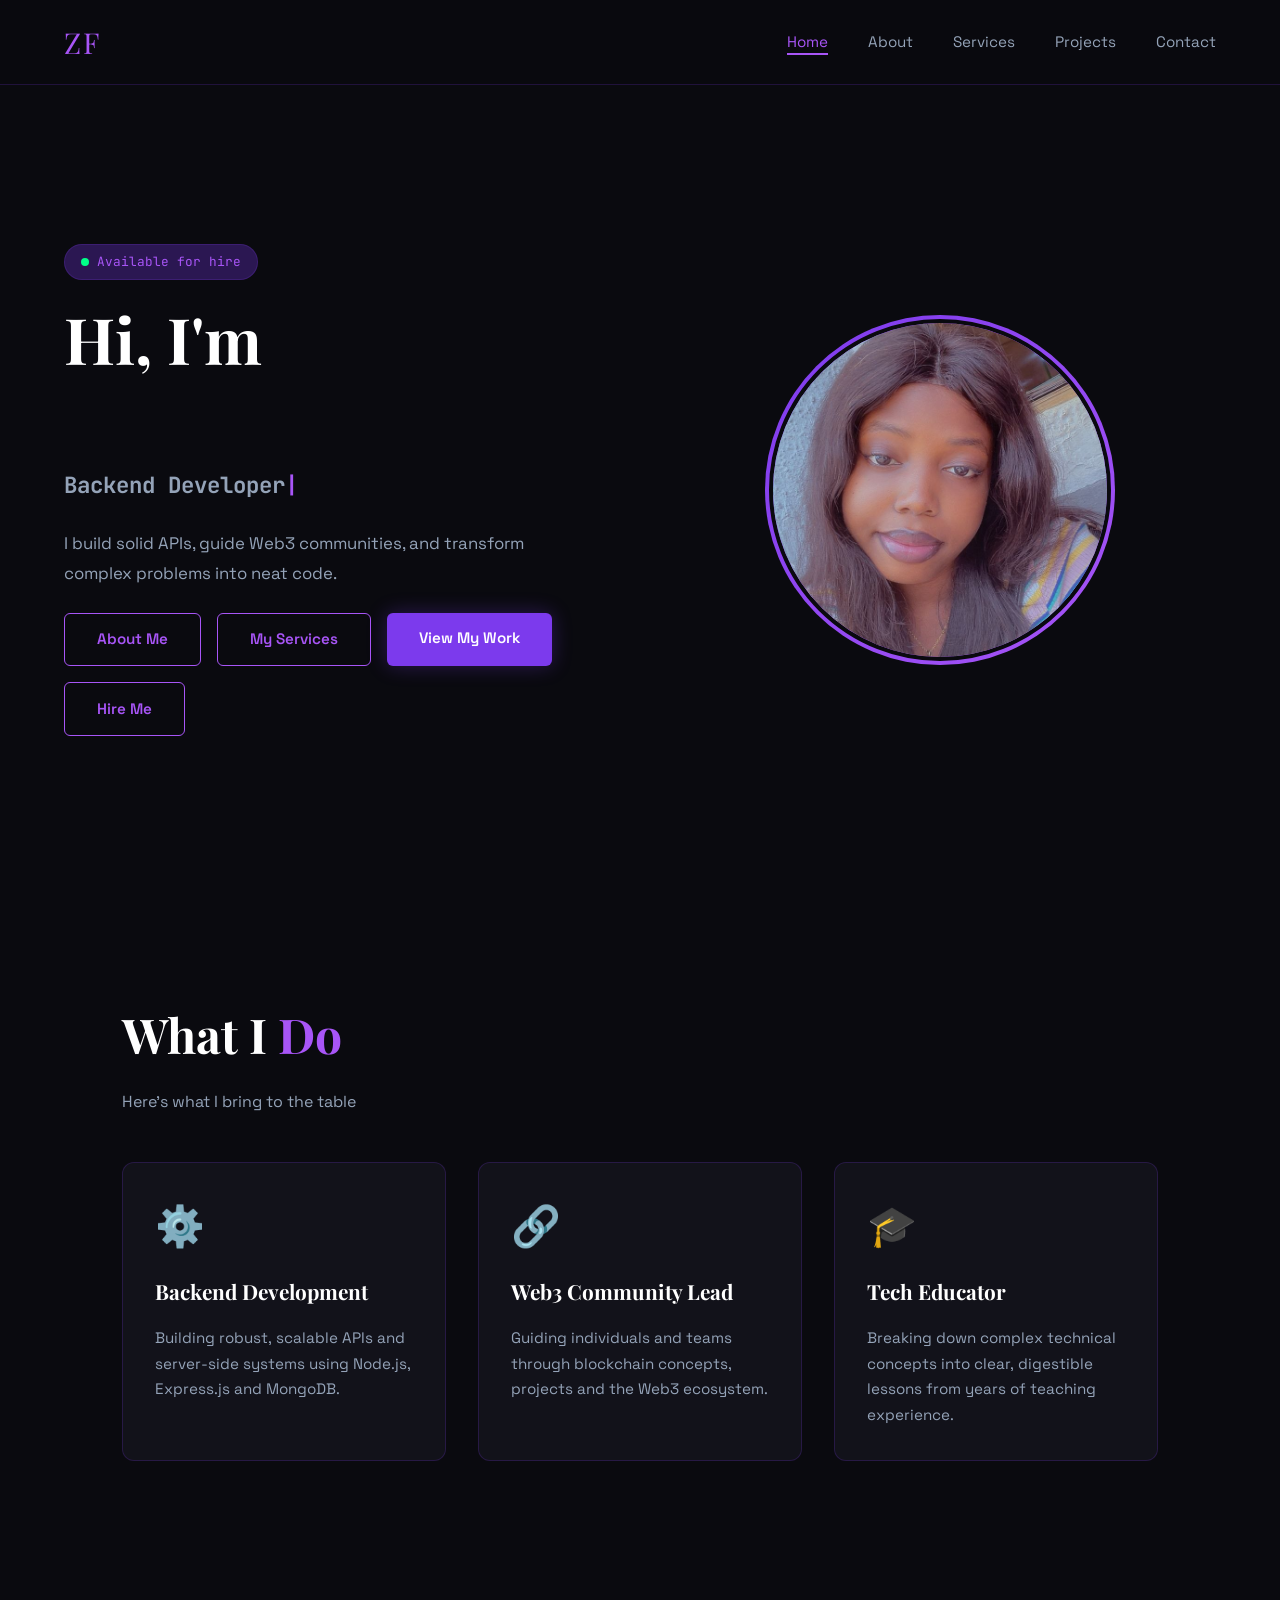
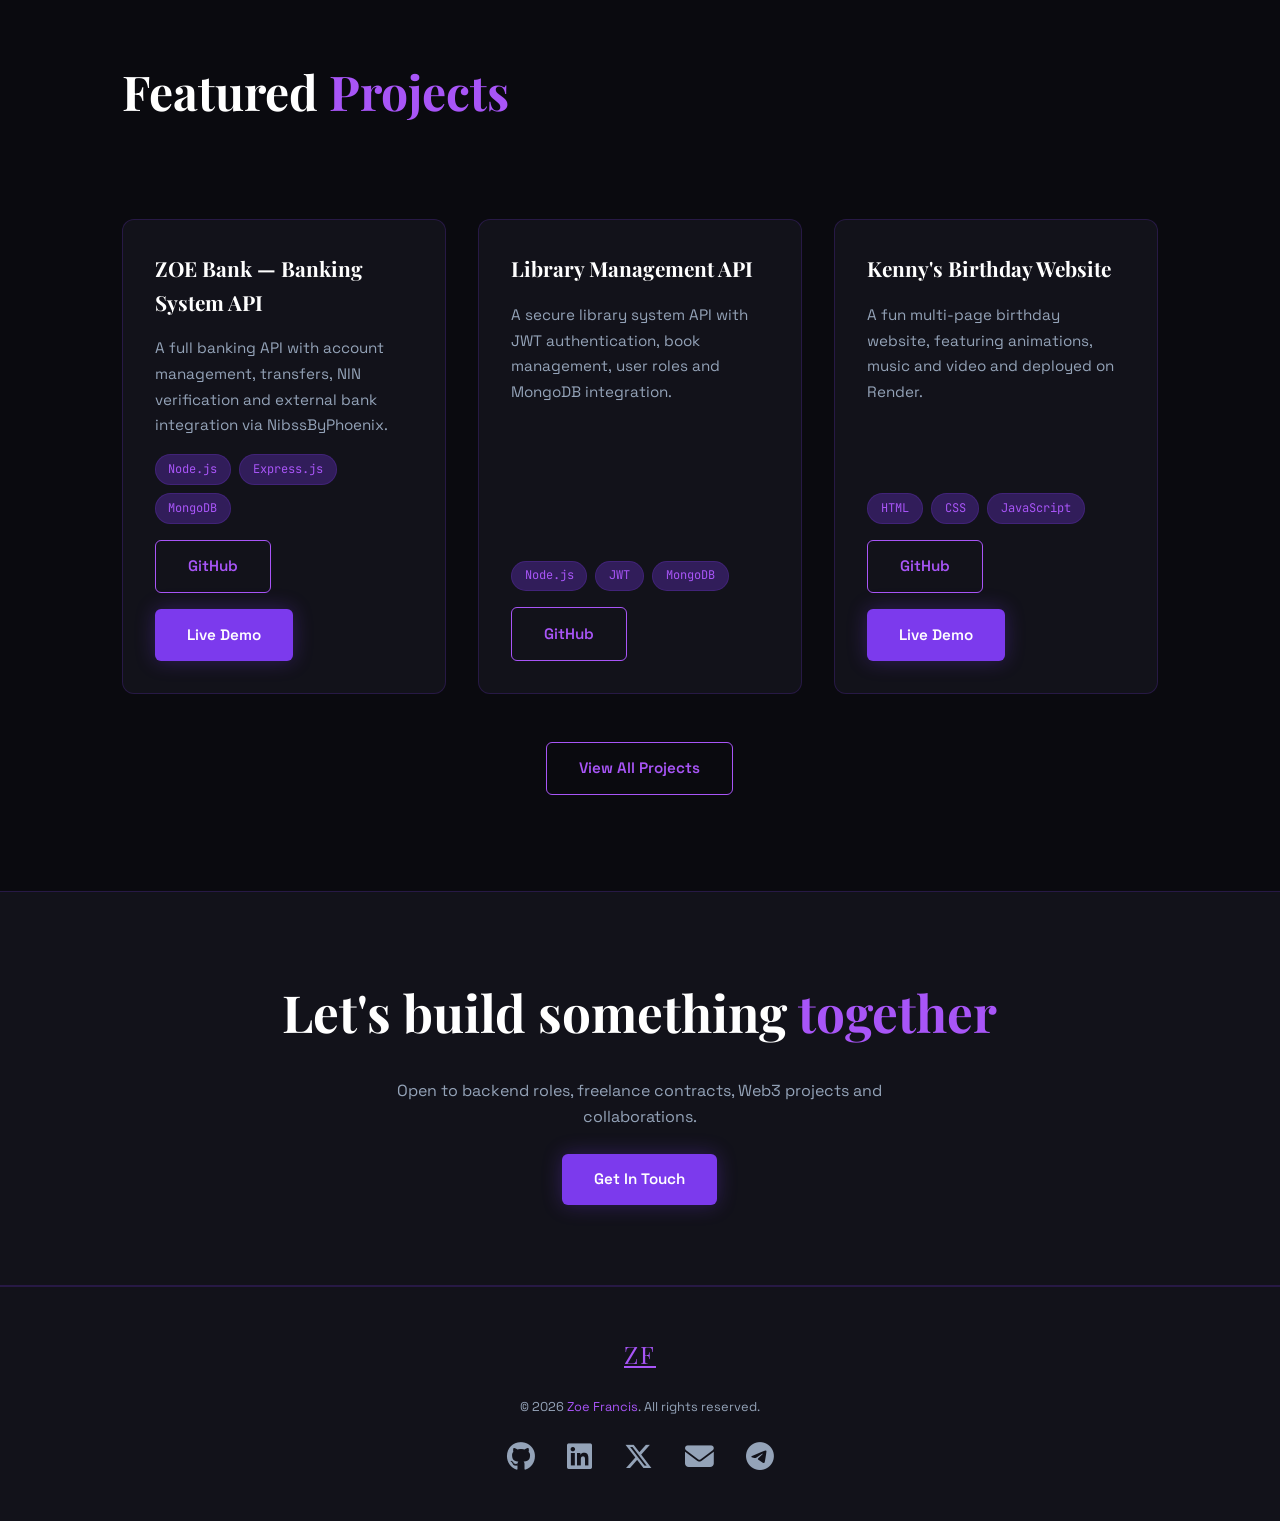
<file: index.html>
<!DOCTYPE html>
<html lang="en">

<head>
  <meta charset="UTF-8" />
  <meta name="viewport" content="width=device-width, initial-scale=1.0" />
  <title>Zoe Francis | Backend Developer</title>
  <link rel="stylesheet" href="styles.css" />
  <link rel="stylesheet" href="https://cdnjs.cloudflare.com/ajax/libs/font-awesome/6.5.0/css/all.min.css" />
</head>

<body>
  <nav>
    <a href="index.html" class="nav-logo">ZF</a>
    <ul class="nav-links">
      <li><a href="index.html">Home</a></li>
      <li><a href="about.html">About</a></li>
      <li><a href="services.html">Services</a></li>
      <li><a href="projects.html">Projects</a></li>
      <li><a href="contact.html">Contact</a></li>
    </ul>
    <div class="hamburger">
      <span></span>
      <span></span>
      <span></span>
    </div>
  </nav>

  <section id="hero">
    <div class="hero-content">
      <div class="hero-badge">
        <span class="badge-dot"></span>
        Available for hire
      </div>
      <h1 class="hero-title">Hi, I'm <span>Zoe Francis</span></h1>
      <h2 class="hero-tagline">
        <span id="typing"></span><span class="cursor">|</span>
      </h2>
      <p class="hero-text">
        I build solid APIs, guide Web3 communities, and transform complex problems into neat code.
      </p>
      <div class="hero-buttons">
        <a href="about.html" class="btn btn-outline">About Me</a>
        <a href="services.html" class="btn btn-outline">My Services</a>
        <a href="projects.html" class="btn btn-primary">View My Work</a>
        <a href="contact.html" class="btn btn-outline">Hire Me</a>
      </div>
    </div>
    </div>
    <div class="hero-visual">
      <div class="hero-img-wrapper">
        <img src="assets/zoebabe.jpg" alt="Zoe Francis" class="hero-img" />
      </div>
    </div>
  </section>

  <!-- WHAT I DO -->
  <section class="section" id="what-i-do">
    <div class="container">
      <h2 class="section-title reveal">What I <span>Do</span></h2>
      <p class="section-subtitle reveal">Here's what I bring to the table</p>
      <div class="cards-grid reveal">
        <div class="card">
          <div class="card-icon">⚙️</div>
          <h3>Backend Development</h3>
          <p>Building robust, scalable APIs and server-side systems using Node.js, Express.js and MongoDB.</p>
        </div>
        <div class="card">
          <div class="card-icon">🔗</div>
          <h3>Web3 Community Lead</h3>
          <p>Guiding individuals and teams through blockchain concepts, projects and the Web3 ecosystem.</p>
        </div>
        <div class="card">
          <div class="card-icon">🎓</div>
          <h3>Tech Educator</h3>
          <p>Breaking down complex technical concepts into clear, digestible lessons from years of teaching experience.
          </p>
        </div>
      </div>
    </div>
  </section>

  <!-- FEATURED PROJECTS -->
  <section class="section" id="featured-projects">
    <div class="container">
      <h2 class="section-title reveal">Featured <span>Projects</span></h2>
      <p class="section-subtitle reveal">A few things I've built recently</p>
      <div class="cards-grid reveal">

        <div class="card">
          <h3>ZOE Bank — Banking System API</h3>
          <p>A full banking API with account management, transfers, NIN verification and external bank integration via
            NibssByPhoenix.</p>
          <div class="card-tags">
            <span class="tag">Node.js</span>
            <span class="tag">Express.js</span>
            <span class="tag">MongoDB</span>
          </div>
          <div class="card-links">
            <a href="https://github.com/zoelaenski/bankingappsystemapi" target="_blank"
              class="btn btn-outline">GitHub</a>
            <a href="https://bankingappsystemapi.onrender.com" target="_blank" class="btn btn-primary">Live Demo</a>
          </div>
        </div>

        <div class="card">
          <h3>Library Management API</h3>
          <p>A secure library system API with JWT authentication, book management, user roles and MongoDB integration.
          </p>
          <div class="card-tags">
            <span class="tag">Node.js</span>
            <span class="tag">JWT</span>
            <span class="tag">MongoDB</span>
          </div>
          <div class="card-links">
            <a href="https://github.com/zoelaenski/library-system" target="_blank" class="btn btn-outline">GitHub</a>
          </div>
        </div>

        <div class="card">
          <h3>Kenny's Birthday Website</h3>
          <p>A fun multi-page birthday website, featuring animations, music and video and deployed on Render.</p>
          <div class="card-tags">
            <span class="tag">HTML</span>
            <span class="tag">CSS</span>
            <span class="tag">JavaScript</span>
          </div>
          <div class="card-links">
            <a href="https://github.com/zoelaenski/kennysbday" target="_blank" class="btn btn-outline">GitHub</a>
            <a href="https://kennysbday.onrender.com" target="_blank" class="btn btn-primary">Live Demo</a>
          </div>
        </div>

      </div>
      <div class="section-cta reveal">
        <a href="projects.html" class="btn btn-outline">View All Projects</a>
      </div>
    </div>
  </section>

  <!-- CTA STRIP -->
  <section class="cta-strip reveal">
    <div class="container">
      <h2 class="cta-strip-title">Let's build something <span>together</span></h2>
      <p class="cta-strip-text">Open to backend roles, freelance contracts, Web3 projects and collaborations.</p>
      <a href="contact.html" class="btn btn-primary">Get In Touch</a>
    </div>
  </section>


  <footer>
    <a href="index.html" class="footer-logo">ZF</a>
    <p class="footer-copy">© 2026 <span>Zoe Francis</span>. All rights reserved.</p>
    <div class="footer-socials">
      <a href="https://github.com/zoelaenski" target="_blank"><i class="fab fa-github"></i></a>
      <a href="https://linkedin.com/in/zoe-oly-francis-b469733b6" target="_blank"><i class="fab fa-linkedin"></i></a>
      <a href="https://x.com/zoelaenskai_" target="_blank"><i class="fab fa-x-twitter"></i></a>
      <a href="mailto:abigailoluchi532@gmail.com"><i class="fas fa-envelope"></i></a>
      <a href="https://t.me/zoelaenskii" target="_blank"><i class="fab fa-telegram"></i></a>
    </div>
  </footer>

  <script src="script.js"></script>
</body>

</html>
</file>
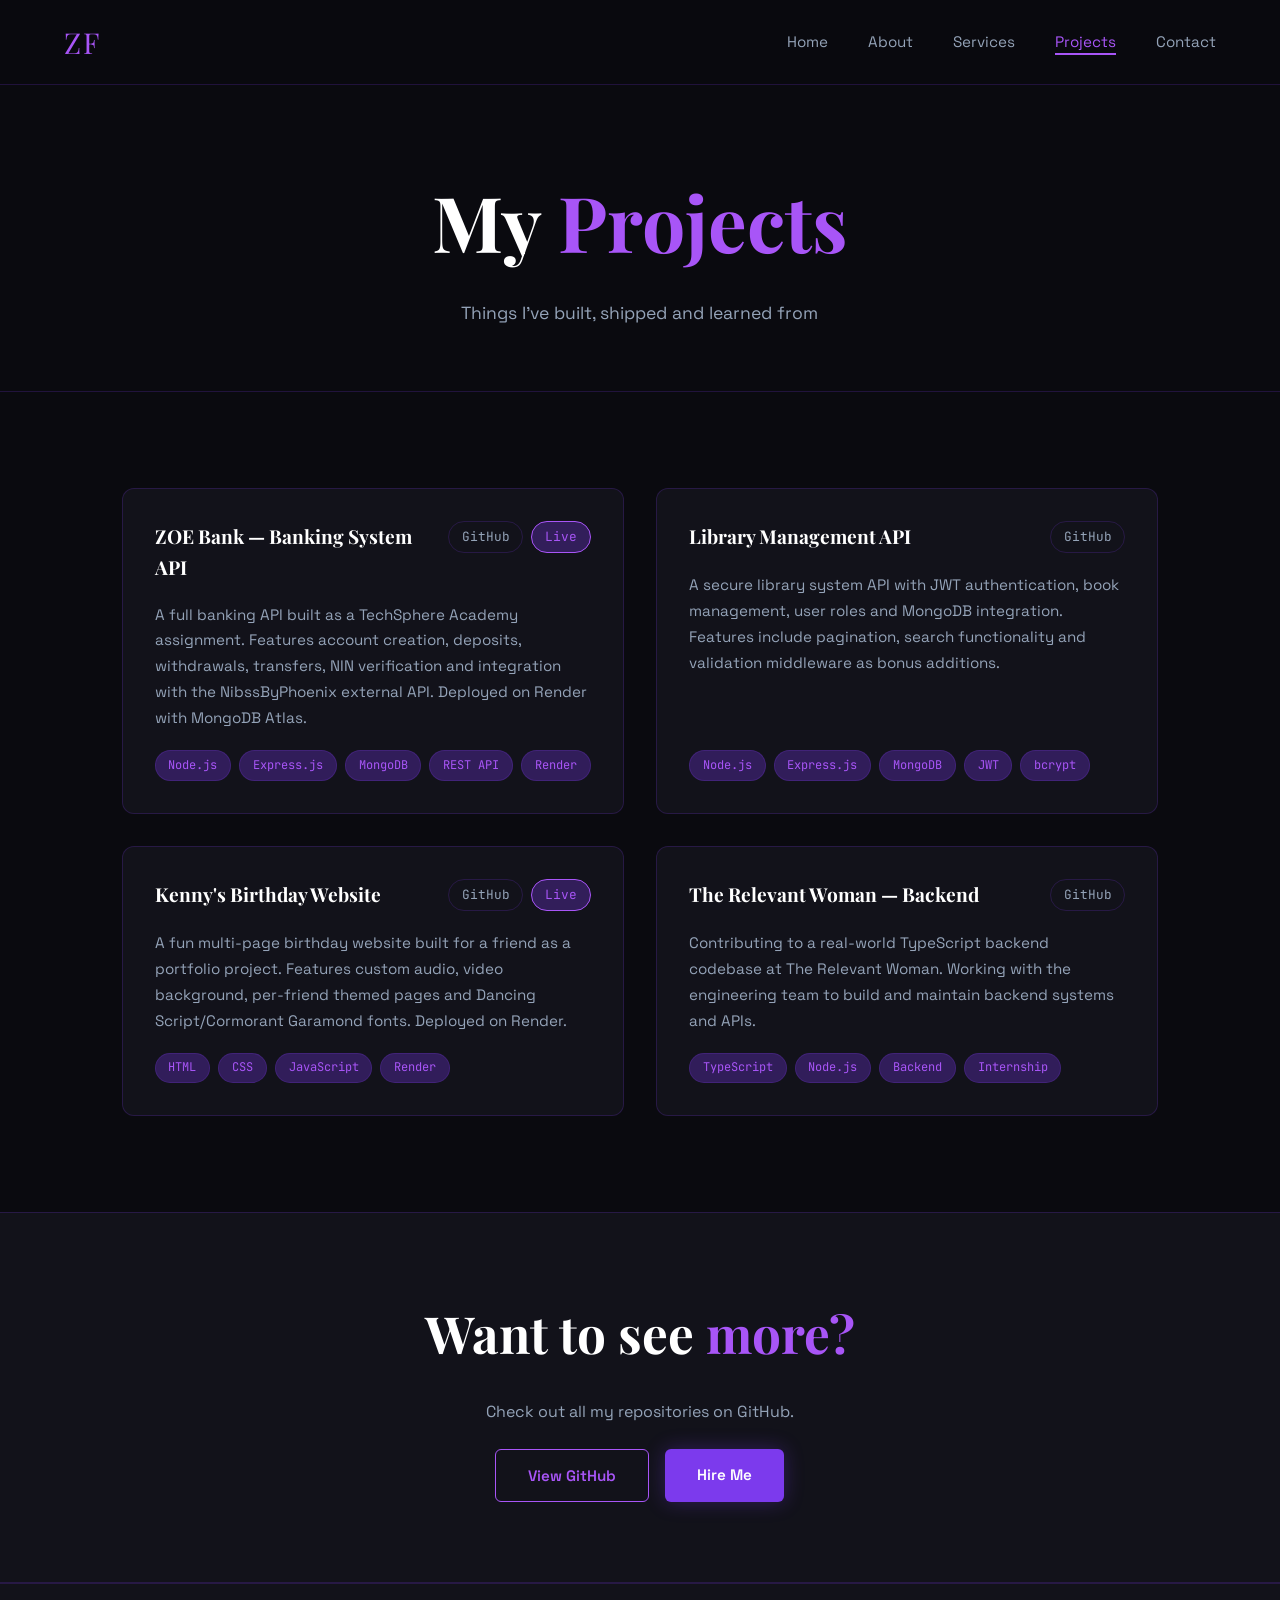
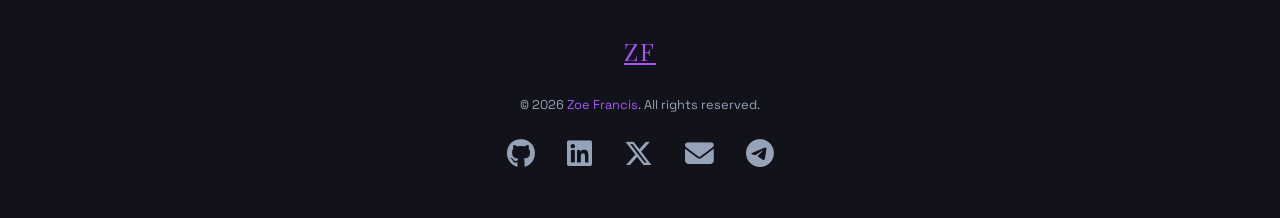
<file: projects.html>
<!DOCTYPE html>
<html lang="en">

<head>
  <meta charset="UTF-8" />
  <meta name="viewport" content="width=device-width, initial-scale=1.0" />
  <title>Zoe Francis | Projects</title>
  <link rel="stylesheet" href="styles.css" />
  <link rel="stylesheet" href="https://cdnjs.cloudflare.com/ajax/libs/font-awesome/6.5.0/css/all.min.css" />
</head>

<body>

  <nav>
    <a href="index.html" class="nav-logo">ZF</a>
    <ul class="nav-links">
      <li><a href="index.html">Home</a></li>
      <li><a href="about.html">About</a></li>
      <li><a href="services.html">Services</a></li>
      <li><a href="projects.html">Projects</a></li>
      <li><a href="contact.html">Contact</a></li>
    </ul>
    <div class="hamburger">
      <span></span>
      <span></span>
      <span></span>
    </div>
  </nav>

  <!-- PAGE HERO -->
  <section class="page-hero">
    <div class="container">
      <h1 class="page-hero-title reveal">My <span>Projects</span></h1>
      <p class="page-hero-subtitle reveal">Things I've built, shipped and learned from</p>
    </div>
  </section>

  <!-- PROJECTS -->
  <section class="section" id="projects">
    <div class="container">
      <div class="projects-grid reveal">

        <div class="project-card">
          <div class="project-header">
            <h3>ZOE Bank — Banking System API</h3>
            <div class="project-links">
              <a href="https://github.com/zoelaenski/bankingappsystemapi" target="_blank"
                class="project-link">GitHub</a>
              <a href="https://bankingappsystemapi.onrender.com" target="_blank" class="project-link live">Live</a>
            </div>
          </div>
          <p class="project-desc">A full banking API built as a TechSphere Academy assignment. Features account
            creation, deposits, withdrawals, transfers, NIN verification and integration with the NibssByPhoenix
            external API. Deployed on Render with MongoDB Atlas.</p>
          <div class="project-tags">
            <span class="tag">Node.js</span>
            <span class="tag">Express.js</span>
            <span class="tag">MongoDB</span>
            <span class="tag">REST API</span>
            <span class="tag">Render</span>
          </div>
        </div>

        <div class="project-card">
          <div class="project-header">
            <h3>Library Management API</h3>
            <div class="project-links">
              <a href="https://github.com/zoelaenski/library-system" target="_blank" class="project-link">GitHub</a>
            </div>
          </div>
          <p class="project-desc">A secure library system API with JWT authentication, book management, user roles and
            MongoDB integration. Features include pagination, search functionality and validation middleware as bonus
            additions.</p>
          <div class="project-tags">
            <span class="tag">Node.js</span>
            <span class="tag">Express.js</span>
            <span class="tag">MongoDB</span>
            <span class="tag">JWT</span>
            <span class="tag">bcrypt</span>
          </div>
        </div>

        <div class="project-card">
          <div class="project-header">
            <h3>Kenny's Birthday Website</h3>
            <div class="project-links">
              <a href="https://github.com/zoelaenski/kennysbday" target="_blank" class="project-link">GitHub</a>
              <a href="https://kennysbday.onrender.com" target="_blank" class="project-link live">Live</a>
            </div>
          </div>
          <p class="project-desc">A fun multi-page birthday website built for a friend as a portfolio project. Features
            custom audio, video background, per-friend themed pages and Dancing Script/Cormorant Garamond fonts.
            Deployed on Render.</p>
          <div class="project-tags">
            <span class="tag">HTML</span>
            <span class="tag">CSS</span>
            <span class="tag">JavaScript</span>
            <span class="tag">Render</span>
          </div>
        </div>

        <div class="project-card">
          <div class="project-header">
            <h3>The Relevant Woman — Backend</h3>
            <div class="project-links">
              <a href="https://github.com/Annlyam/drelevantwoman" target="_blank" class="project-link">GitHub</a>
            </div>
          </div>
          <p class="project-desc">Contributing to a real-world TypeScript backend codebase at The Relevant Woman.
            Working with the engineering team to build and maintain backend systems and APIs.</p>
          <div class="project-tags">
            <span class="tag">TypeScript</span>
            <span class="tag">Node.js</span>
            <span class="tag">Backend</span>
            <span class="tag">Internship</span>
          </div>
        </div>

      </div>
    </div>
  </section>

  <!-- CTA STRIP -->
  <section class="cta-strip reveal">
    <div class="container">
      <h2 class="cta-strip-title">Want to see <span>more?</span></h2>
      <p class="cta-strip-text">Check out all my repositories on GitHub.</p>
      <div style="display:flex; gap:1rem; justify-content:center; flex-wrap:wrap;">
        <a href="https://github.com/zoelaenski" target="_blank" class="btn btn-outline">View GitHub</a>
        <a href="contact.html" class="btn btn-primary">Hire Me</a>
      </div>
    </div>
  </section>



  <footer>
    <a href="index.html" class="footer-logo">ZF</a>
    <p class="footer-copy">© 2026 <span>Zoe Francis</span>. All rights reserved.</p>
    <div class="footer-socials">
      <a href="https://github.com/zoelaenski" target="_blank"><i class="fab fa-github"></i></a>
      <a href="https://linkedin.com/in/zoe-oly-francis-b469733b6" target="_blank"><i class="fab fa-linkedin"></i></a>
      <a href="https://x.com/zoelaenskai_" target="_blank"><i class="fab fa-x-twitter"></i></a>
      <a href="mailto:abigailoluchi532@gmail.com"><i class="fas fa-envelope"></i></a>
      <a href="https://t.me/zoelaenskii" target="_blank"><i class="fab fa-telegram"></i></a>
    </div>
  </footer>

  <script src="script.js"></script>
</body>

</html>
</file>
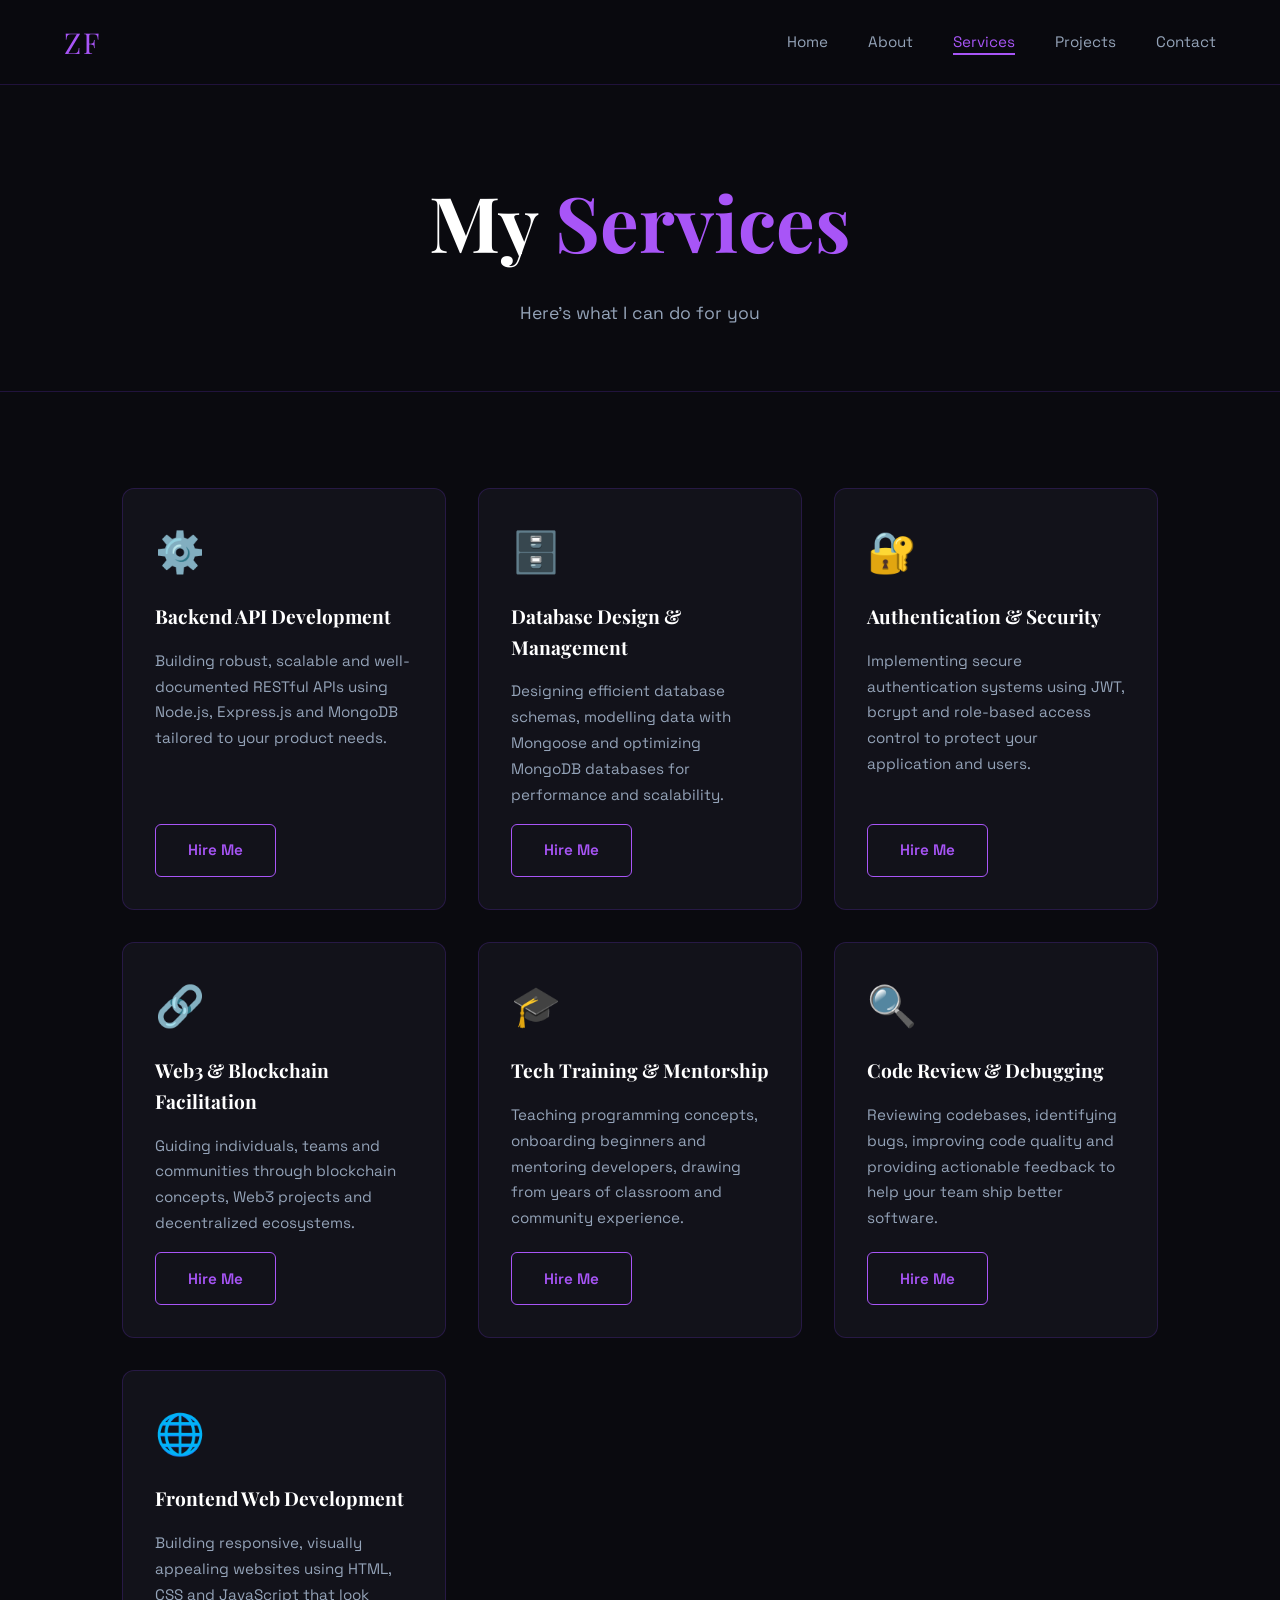
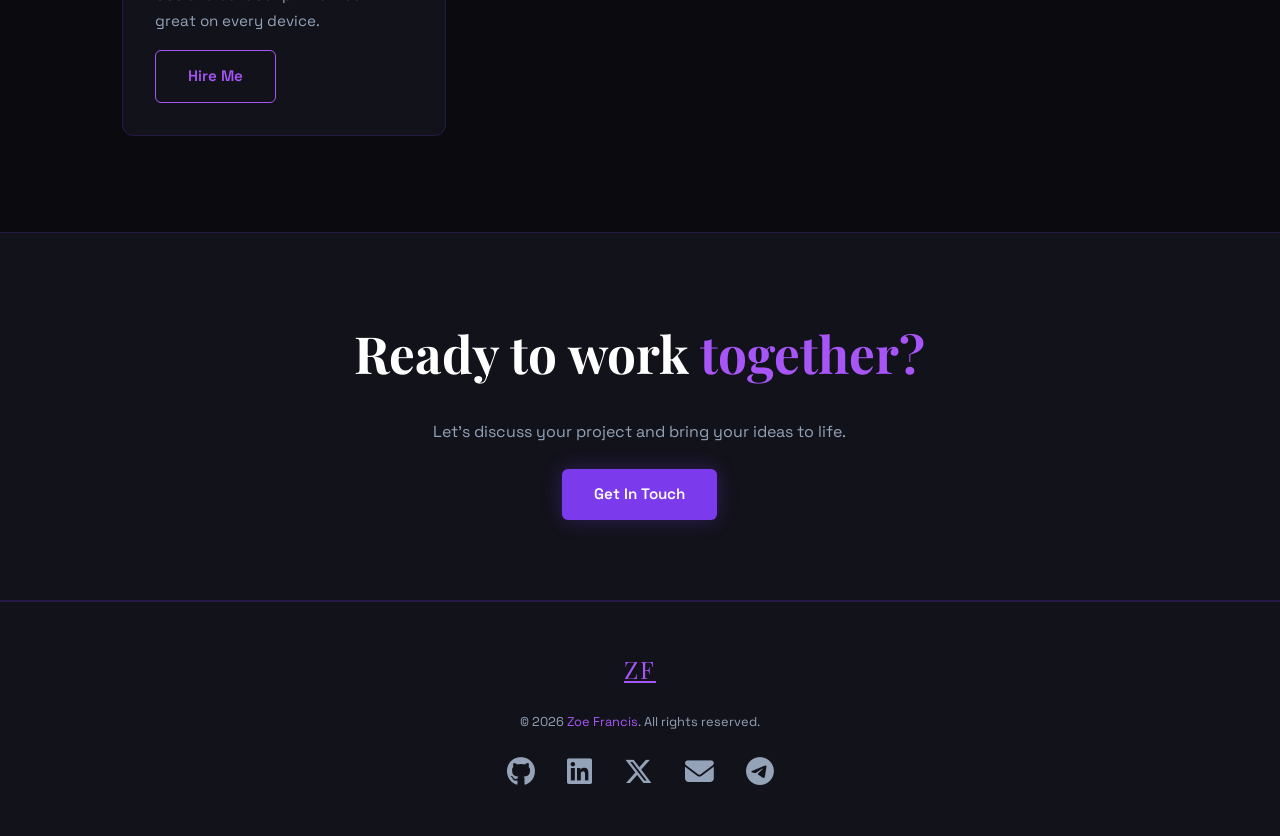
<file: services.html>
<!DOCTYPE html>
<html lang="en">

<head>
  <meta charset="UTF-8" />
  <meta name="viewport" content="width=device-width, initial-scale=1.0" />
  <title>Zoe Francis | Services</title>
  <link rel="stylesheet" href="styles.css" />
  <link rel="stylesheet" href="https://cdnjs.cloudflare.com/ajax/libs/font-awesome/6.5.0/css/all.min.css" />
</head>

<body>

  <nav>
    <a href="index.html" class="nav-logo">ZF</a>
    <ul class="nav-links">
      <li><a href="index.html">Home</a></li>
      <li><a href="about.html">About</a></li>
      <li><a href="services.html">Services</a></li>
      <li><a href="projects.html">Projects</a></li>
      <li><a href="contact.html">Contact</a></li>
    </ul>
    <div class="hamburger">
      <span></span>
      <span></span>
      <span></span>
    </div>
  </nav>

  <!-- PAGE HERO -->
  <section class="page-hero">
    <div class="container">
      <h1 class="page-hero-title reveal">My <span>Services</span></h1>
      <p class="page-hero-subtitle reveal">Here's what I can do for you</p>
    </div>
  </section>

  <!-- SERVICES -->
  <section class="section" id="services">
    <div class="container">
      <div class="services-grid reveal">

        <div class="service-card">
          <div class="service-icon">⚙️</div>
          <h3>Backend API Development</h3>
          <p>Building robust, scalable and well-documented RESTful APIs using Node.js, Express.js and MongoDB tailored
            to your product needs.</p>
          <a href="contact.html" class="btn btn-outline">Hire Me</a>
        </div>

        <div class="service-card">
          <div class="service-icon">🗄️</div>
          <h3>Database Design & Management</h3>
          <p>Designing efficient database schemas, modelling data with Mongoose and optimizing MongoDB databases for
            performance and scalability.</p>
          <a href="contact.html" class="btn btn-outline">Hire Me</a>
        </div>

        <div class="service-card">
          <div class="service-icon">🔐</div>
          <h3>Authentication & Security</h3>
          <p>Implementing secure authentication systems using JWT, bcrypt and role-based access control to protect your
            application and users.</p>
          <a href="contact.html" class="btn btn-outline">Hire Me</a>
        </div>

        <div class="service-card">
          <div class="service-icon">🔗</div>
          <h3>Web3 & Blockchain Facilitation</h3>
          <p>Guiding individuals, teams and communities through blockchain concepts, Web3 projects and decentralized
            ecosystems.</p>
          <a href="contact.html" class="btn btn-outline">Hire Me</a>
        </div>

        <div class="service-card">
          <div class="service-icon">🎓</div>
          <h3>Tech Training & Mentorship</h3>
          <p>Teaching programming concepts, onboarding beginners and mentoring developers, drawing from years of
            classroom and community experience.</p>
          <a href="contact.html" class="btn btn-outline">Hire Me</a>
        </div>

        <div class="service-card">
          <div class="service-icon">🔍</div>
          <h3>Code Review & Debugging</h3>
          <p>Reviewing codebases, identifying bugs, improving code quality and providing actionable feedback to help
            your team ship better software.</p>
          <a href="contact.html" class="btn btn-outline">Hire Me</a>
        </div>

        <div class="service-card">
          <div class="service-icon">🌐</div>
          <h3>Frontend Web Development</h3>
          <p>Building responsive, visually appealing websites using HTML, CSS and JavaScript that look great on every
            device.</p>
          <a href="contact.html" class="btn btn-outline">Hire Me</a>
        </div>

      </div>
    </div>
  </section>

  <!-- CTA STRIP -->
  <section class="cta-strip reveal">
    <div class="container">
      <h2 class="cta-strip-title">Ready to work <span>together?</span></h2>
      <p class="cta-strip-text">Let's discuss your project and bring your ideas to life.</p>
      <a href="contact.html" class="btn btn-primary">Get In Touch</a>
    </div>
  </section>



  <footer>
    <a href="index.html" class="footer-logo">ZF</a>
    <p class="footer-copy">© 2026 <span>Zoe Francis</span>. All rights reserved.</p>
    <div class="footer-socials">
      <a href="https://github.com/zoelaenski" target="_blank"><i class="fab fa-github"></i></a>
      <a href="https://linkedin.com/in/zoe-oly-francis-b469733b6" target="_blank"><i class="fab fa-linkedin"></i></a>
      <a href="https://x.com/zoelaenskai_" target="_blank"><i class="fab fa-x-twitter"></i></a>
      <a href="mailto:abigailoluchi532@gmail.com"><i class="fas fa-envelope"></i></a>
      <a href="https://t.me/zoelaenskii" target="_blank"><i class="fab fa-telegram"></i></a>
    </div>
  </footer>

  <script src="script.js"></script>
</body>

</html>
</file>
<file: styles.css>
/* ===== GOOGLE FONTS IMPORT ===== */
@import url('https://fonts.googleapis.com/css2?family=Playfair+Display:wght@400;700;900&family=Space+Grotesk:wght@300;400;500;600;700&family=JetBrains+Mono:wght@400;500&display=swap');

/* ===== RESET & BASE ===== */
*, *::before, *::after {
  margin: 0;
  padding: 0;
  box-sizing: border-box;
}

html {
  scroll-behavior: smooth;
}

body {
  background-color: var(--bg);
  color: var(--text-primary);
  font-family: var(--font-body);
  line-height: 1.6;
  overflow-x: hidden;
}

/* ===== CSS VARIABLES ===== */
:root {
  --bg: #0a0a0f;
  --bg-card: #12121a;
  --accent: #7c3aed;
  --accent-light: #a855f7;
  --accent-glow: rgba(124, 58, 237, 0.3);
  --text-primary: #ffffff;
  --text-muted: #94a3b8;
  --border: rgba(124, 58, 237, 0.2);
  --font-heading: 'Playfair Display', serif;
  --font-body: 'Space Grotesk', sans-serif;
  --font-mono: 'JetBrains Mono', monospace;
}

/* ===== NAVBAR ===== */
nav {
  position: fixed;
  top: 0;
  left: 0;
  width: 100%;
  padding: 1.2rem 5%;
  display: flex;
  align-items: center;
  justify-content: space-between;
  background: rgba(10, 10, 15, 0.85);
  backdrop-filter: blur(12px);
  border-bottom: 1px solid var(--border);
  z-index: 1000;
}

.nav-logo {
  font-family: var(--font-heading);
  font-size: 1.8rem;
  color: var(--accent-light);
  text-decoration: none;
  letter-spacing: 2px;
}

.nav-links {
  display: flex;
  gap: 2.5rem;
  list-style: none;
}

.nav-links a {
  color: var(--text-muted);
  text-decoration: none;
  font-size: 0.95rem;
  transition: color 0.3s ease;
  position: relative;
}

.nav-links a::after {
  content: '';
  position: absolute;
  bottom: -4px;
  left: 0;
  width: 0;
  height: 2px;
  background: var(--accent-light);
  transition: width 0.3s ease;
}

.nav-links a:hover,
.nav-links a.active {
  color: var(--accent-light);
}

.nav-links a:hover::after,
.nav-links a.active::after {
  width: 100%;
}

/* Hamburger */
.hamburger {
  display: none;
  flex-direction: column;
  gap: 5px;
  cursor: pointer;
}

.hamburger span {
  width: 25px;
  height: 2px;
  background: var(--accent-light);
  transition: all 0.3s ease;
}

/* ===== FOOTER ===== */
footer {
  background: var(--bg-card);
  border-top: 1px solid var(--border);
  padding: 3rem 5%;
  display: flex;
  flex-direction: column;
  align-items: center;
  gap: 1.5rem;
  text-align: center;
}

.footer-logo {
  font-family: var(--font-heading);
  font-size: 1.5rem;
  color: var(--accent-light);
  letter-spacing: 2px;
}

.footer-socials {
  display: flex;
  gap: 1.5rem;
}

.footer-socials a {
  color: var(--text-muted);
  text-decoration: none;
  font-size: 0.9rem;
  font-family: var(--font-mono);
  transition: color 0.3s ease;
}

.footer-socials a:hover {
  color: var(--accent-light);
}

.footer-copy {
  color: var(--text-muted);
  font-size: 0.8rem;
  font-family: var(--font-body);
}

.footer-copy span {
  color: var(--accent-light);
}

/* ===== UTILITY CLASSES ===== */

/* Container */
.container {
  width: 90%;
  max-width: 1200px;
  margin: 0 auto;
}

/* Section */
.section {
  padding: 6rem 5%;
}

.section-title {
  font-family: var(--font-heading);
  font-size: 3rem;
  color: var(--text-primary);
  margin-bottom: 1rem;
}

.section-title span {
  color: var(--accent-light);
}

.section-subtitle {
  font-family: var(--font-body);
  color: var(--text-muted);
  font-size: 1rem;
  margin-bottom: 3rem;
}

/* Buttons */
.btn {
  display: inline-block;
  padding: 0.85rem 2rem;
  border-radius: 6px;
  font-family: var(--font-body);
  font-size: 0.95rem;
  font-weight: 600;
  cursor: pointer;
  transition: all 0.3s ease;
  text-decoration: none;
  border: none;
}

.btn-primary {
  background: var(--accent);
  color: #ffffff;
  box-shadow: 0 0 20px var(--accent-glow);
}

.btn-primary:hover {
  background: var(--accent-light);
  box-shadow: 0 0 35px var(--accent-glow);
  transform: translateY(-2px);
}

.btn-outline {
  background: transparent;
  color: var(--accent-light);
  border: 1px solid var(--accent-light);
}

.btn-outline:hover {
  background: var(--accent-glow);
  box-shadow: 0 0 25px var(--accent-glow);
  transform: translateY(-2px);
}

/* Tags / Badges */
.tag {
  display: inline-block;
  padding: 0.3rem 0.8rem;
  background: var(--accent-glow);
  border: 1px solid var(--border);
  border-radius: 20px;
  font-family: var(--font-mono);
  font-size: 0.75rem;
  color: var(--accent-light);
}

/* ===== ANIMATIONS ===== */

/* Fade in up */
@keyframes fadeInUp {
  from {
    opacity: 0;
    transform: translateY(30px);
  }
  to {
    opacity: 1;
    transform: translateY(0);
  }
}

/* Fade in */
@keyframes fadeIn {
  from { opacity: 0; }
  to { opacity: 1; }
}

/* Glow pulse */
@keyframes glowPulse {
  0%, 100% {
    box-shadow: 0 0 20px var(--accent-glow);
  }
  50% {
    box-shadow: 0 0 40px var(--accent-light);
  }
}

/* Blink cursor */
@keyframes blink {
  0%, 100% { opacity: 1; }
  50% { opacity: 0; }
}

/* Float */
@keyframes float {
  0%, 100% { transform: translateY(0px); }
  50% { transform: translateY(-15px); }
}

/* Scroll reveal — hidden state */
.reveal {
  opacity: 0;
  transform: translateY(30px);
  transition: all 0.7s ease;
}

/* Scroll reveal — visible state */
.reveal.visible {
  opacity: 1;
  transform: translateY(0);
}

/* ===== MEDIA QUERIES ===== */

/* Tablet — 768px and below */
@media (max-width: 768px) {

  /* Navbar */
  .nav-links {
    position: fixed;
    top: 0;
    right: -100%;
    height: 100vh;
    width: 70%;
    background: var(--bg-card);
    flex-direction: column;
    justify-content: center;
    align-items: center;
    gap: 3rem;
    transition: right 0.4s ease;
    border-left: 1px solid var(--border);
    z-index: 999;
  }

  .nav-links.open {
    right: 0;
  }

  .nav-links a {
    font-size: 1.2rem;
  }

  .hamburger {
    display: flex;
    z-index: 1001;
  }

  /* Hamburger open state */
  .hamburger.open span:nth-child(1) {
    transform: translateY(7px) rotate(45deg);
  }

  .hamburger.open span:nth-child(2) {
    opacity: 0;
  }

  .hamburger.open span:nth-child(3) {
    transform: translateY(-7px) rotate(-45deg);
  }

  /* Typography */
  .section-title {
    font-size: 2rem;
  }

  /* Section padding */
  .section {
    padding: 4rem 5%;
  }
}

/* Mobile — 480px and below */
@media (max-width: 480px) {

  .section-title {
    font-size: 1.6rem;
  }

  .btn {
    padding: 0.75rem 1.5rem;
    font-size: 0.85rem;
  }

  .nav-links {
    width: 85%;
  }
}

/* ===== HERO SECTION ===== */
#hero {
  min-height: 100vh;
  padding: 0 5%;
  display: flex;
  align-items: center;
  justify-content: space-between;
  gap: 3rem;
  padding-top: 5rem;
}

.hero-content {
  flex: 1;
  display: flex;
  flex-direction: column;
  gap: 1.5rem;
}

.hero-badge {
  display: inline-flex;
  align-items: center;
  gap: 0.5rem;
  background: var(--accent-glow);
  border: 1px solid var(--border);
  padding: 0.4rem 1rem;
  border-radius: 20px;
  font-family: var(--font-mono);
  font-size: 0.8rem;
  color: var(--accent-light);
  width: fit-content;
}

.badge-dot {
  width: 8px;
  height: 8px;
  border-radius: 50%;
  background: #00ff88;
  animation: glowPulse 2s infinite;
}

.hero-title {
  font-family: var(--font-heading);
  font-size: clamp(2.5rem, 5vw, 4.5rem);
  line-height: 1.1;
  color: var(--text-primary);
}

.hero-title span {
  color: var(--accent-light);
}

.hero-tagline {
  font-family: var(--font-mono);
  font-size: clamp(1rem, 2.5vw, 1.4rem);
  color: var(--text-muted);
  min-height: 2rem;
}

.cursor {
  animation: blink 1s infinite;
  color: var(--accent-light);
}

.hero-text {
  font-family: var(--font-body);
  font-size: 1.05rem;
  color: var(--text-muted);
  max-width: 500px;
  line-height: 1.8;
}

.hero-buttons {
  display: flex;
  gap: 1rem;
  flex-wrap: wrap;
}

.hero-visual {
  flex: 1;
  display: flex;
  justify-content: center;
  align-items: center;
}

.hero-img-wrapper {
  width: 350px;
  height: 350px;
  border-radius: 50%;
  padding: 4px;
  background: linear-gradient(135deg, var(--accent), var(--accent-light));
  animation: glowPulse 3s infinite, float 4s ease-in-out infinite;
}

.hero-img {
  width: 100%;
  height: 100%;
  border-radius: 50%;
  object-fit: cover;
  border: 4px solid var(--bg);
}

/* ===== CARDS ===== */
.cards-grid {
  display: grid;
  grid-template-columns: repeat(3, 1fr);
  gap: 2rem;
}

.card {
  background: var(--bg-card);
  border: 1px solid var(--border);
  border-radius: 12px;
  padding: 2rem;
  display: flex;
  flex-direction: column;
  gap: 1rem;
  transition: all 0.3s ease;
}

.card:hover {
  border-color: var(--accent-light);
  box-shadow: 0 0 30px var(--accent-glow);
  transform: translateY(-5px);
}

.card-icon {
  font-size: 2.5rem;
}

.card h3 {
  font-family: var(--font-heading);
  font-size: 1.3rem;
  color: var(--text-primary);
}

.card p {
  font-family: var(--font-body);
  color: var(--text-muted);
  font-size: 0.95rem;
  line-height: 1.7;
}

/* ===== CARD TAGS & LINKS ===== */
.card-tags {
  display: flex;
  flex-wrap: wrap;
  gap: 0.5rem;
  margin-top: auto;
}

.card-links {
  display: flex;
  gap: 1rem;
  flex-wrap: wrap;
}

/* ===== SECTION CTA ===== */
.section-cta {
  display: flex;
  justify-content: center;
  margin-top: 3rem;
}

/* ===== CTA STRIP ===== */
.cta-strip {
  background: var(--bg-card);
  border-top: 1px solid var(--border);
  border-bottom: 1px solid var(--border);
  padding: 5rem 5%;
  text-align: center;
  display: flex;
  justify-content: center;
}

.cta-strip .container {
  display: flex;
  flex-direction: column;
  align-items: center;
  gap: 1.5rem;
}

.cta-strip-title {
  font-family: var(--font-heading);
  font-size: clamp(2rem, 4vw, 3.5rem);
  color: var(--text-primary);
}

.cta-strip-title span {
  color: var(--accent-light);
}

.cta-strip-text {
  font-family: var(--font-body);
  color: var(--text-muted);
  font-size: 1rem;
  max-width: 500px;
}

/* ===== BREATHING NAME EFFECT ===== */
@keyframes breathe {
  0%, 100% {
    text-shadow: 
      0 0 10px var(--accent-light),
      0 0 20px var(--accent-light),
      0 0 40px var(--accent);
    opacity: 1;
  }
  50% {
    text-shadow: 
      0 0 20px var(--accent-light),
      0 0 50px var(--accent-light),
      0 0 80px var(--accent),
      0 0 100px var(--accent);
    opacity: 0.85;
  }
}

.hero-title span {
  color: var(--accent-light);
  opacity: 0;
  animation: dropIn 0.8s cubic-bezier(0.34, 1.56, 0.64, 1) 0.3s forwards;
}

/* ===== PAGE HERO ===== */
.page-hero {
  padding: 10rem 5% 4rem;
  text-align: center;
  border-bottom: 1px solid var(--border);
}

.page-hero-title {
  font-family: var(--font-heading);
  font-size: clamp(3rem, 6vw, 5rem);
  color: var(--text-primary);
  margin-bottom: 1rem;
}

.page-hero-title span {
  color: var(--accent-light);
}

.page-hero-subtitle {
  font-family: var(--font-body);
  color: var(--text-muted);
  font-size: 1.1rem;
}

/* ===== BIO SECTION ===== */
.bio-container {
  display: grid;
  grid-template-columns: 1fr 1.5fr;
  gap: 4rem;
  align-items: center;
}

.bio-img-wrapper {
  width: 100%;
  aspect-ratio: 1;
  border-radius: 20px;
  padding: 4px;
  background: linear-gradient(135deg, var(--accent), var(--accent-light));
  animation: glowPulse 3s infinite;
}

.bio-img {
  width: 100%;
  height: 100%;
  border-radius: 18px;
  object-fit: cover;
  border: 4px solid var(--bg);
}

.bio-content {
  display: flex;
  flex-direction: column;
  gap: 1.5rem;
}

.bio-text {
  font-family: var(--font-body);
  color: var(--text-muted);
  font-size: 1rem;
  line-height: 1.9;
}

.bio-mission {
  display: grid;
  grid-template-columns: 1fr 1fr;
  gap: 1rem;
}

.mission-card {
  background: var(--bg-card);
  border: 1px solid var(--border);
  border-radius: 12px;
  padding: 1.5rem;
  display: flex;
  flex-direction: column;
  gap: 0.8rem;
  transition: all 0.3s ease;
}

.mission-card:hover {
  border-color: var(--accent-light);
  box-shadow: 0 0 20px var(--accent-glow);
}

.mission-card h3 {
  font-family: var(--font-heading);
  font-size: 1.1rem;
  color: var(--text-primary);
}

.mission-card p {
  font-family: var(--font-body);
  color: var(--text-muted);
  font-size: 0.9rem;
  line-height: 1.7;
}

/* ===== TIMELINE ===== */
.timeline {
  position: relative;
  padding-left: 2rem;
}

.timeline::before {
  content: '';
  position: absolute;
  left: 0;
  top: 0;
  height: 100%;
  width: 2px;
  background: linear-gradient(to bottom, var(--accent), var(--accent-light));
}

.timeline-item {
  position: relative;
  padding: 0 0 3rem 2rem;
}

.timeline-dot {
  position: absolute;
  left: -2.4rem;
  top: 0.3rem;
  width: 14px;
  height: 14px;
  border-radius: 50%;
  background: var(--accent-light);
  border: 2px solid var(--bg);
  box-shadow: 0 0 10px var(--accent-light);
}

.timeline-content {
  background: var(--bg-card);
  border: 1px solid var(--border);
  border-radius: 12px;
  padding: 1.5rem;
  transition: all 0.3s ease;
}

.timeline-content:hover {
  border-color: var(--accent-light);
  box-shadow: 0 0 20px var(--accent-glow);
}

.timeline-date {
  font-family: var(--font-mono);
  font-size: 0.8rem;
  color: var(--accent-light);
  margin-bottom: 0.5rem;
  display: block;
}

.timeline-content h3 {
  font-family: var(--font-heading);
  font-size: 1.2rem;
  color: var(--text-primary);
  margin-bottom: 0.3rem;
}

.timeline-place {
  font-family: var(--font-mono);
  font-size: 0.85rem;
  color: var(--accent-light);
  margin-bottom: 0.8rem;
}

.timeline-content p {
  font-family: var(--font-body);
  color: var(--text-muted);
  font-size: 0.9rem;
  line-height: 1.7;
}

/* ===== TECH STACK ===== */
.stack-group {
  margin-bottom: 2.5rem;
}

.stack-group-title {
  font-family: var(--font-mono);
  font-size: 0.85rem;
  color: var(--accent-light);
  text-transform: uppercase;
  letter-spacing: 2px;
  margin-bottom: 1rem;
}

.stack-grid {
  display: flex;
  flex-wrap: wrap;
  gap: 1rem;
}

.stack-item {
  background: var(--bg-card);
  border: 1px solid var(--border);
  border-radius: 8px;
  padding: 0.8rem 1.2rem;
  display: flex;
  align-items: center;
  gap: 0.6rem;
  font-family: var(--font-mono);
  font-size: 0.9rem;
  color: var(--text-primary);
  transition: all 0.3s ease;
}

.stack-item:hover {
  border-color: var(--accent-light);
  box-shadow: 0 0 15px var(--accent-glow);
  transform: translateY(-3px);
}

.stack-item.learning {
  border-color: rgba(168, 85, 247, 0.4);
  color: var(--text-muted);
}

.stack-item.learning:hover {
  border-color: var(--accent-light);
  color: var(--text-primary);
}

.stack-icon {
  font-size: 1.2rem;
}

.stack-item i {
  font-size: 1.5rem;
}

/* ===== SKILLS ===== */
.skills-container {
  display: grid;
  grid-template-columns: 1fr 1fr;
  gap: 3rem;
}

.skills-group-title {
  font-family: var(--font-mono);
  font-size: 0.85rem;
  color: var(--accent-light);
  text-transform: uppercase;
  letter-spacing: 2px;
  margin-bottom: 1.5rem;
}

.skills-list {
  display: flex;
  flex-direction: column;
  gap: 1rem;
}

.skill-item {
  display: flex;
  align-items: center;
  gap: 1rem;
  background: var(--bg-card);
  border: 1px solid var(--border);
  border-radius: 8px;
  padding: 1rem 1.2rem;
  font-family: var(--font-body);
  font-size: 0.95rem;
  color: var(--text-muted);
  transition: all 0.3s ease;
}

.skill-item:hover {
  border-color: var(--accent-light);
  color: var(--text-primary);
  box-shadow: 0 0 15px var(--accent-glow);
  transform: translateX(5px);
}

.skill-icon {
  font-size: 1.2rem;
}

@keyframes dropIn {
  0% {
    opacity: 0;
    transform: translateY(-100px) scale(0.8);
  }
  70% {
    transform: translateY(10px) scale(1.02);
  }
  100% {
    opacity: 1;
    transform: translateY(0) scale(1);
  }
}

#tech-stack .container {
  padding: 0 5%;
}

/* ===== SERVICES ===== */
.services-grid {
  display: grid;
  grid-template-columns: repeat(3, 1fr);
  gap: 2rem;
}

.service-card {
  background: var(--bg-card);
  border: 1px solid var(--border);
  border-radius: 12px;
  padding: 2rem;
  display: flex;
  flex-direction: column;
  gap: 1rem;
  transition: all 0.3s ease;
}

.service-card:hover {
  border-color: var(--accent-light);
  box-shadow: 0 0 30px var(--accent-glow);
  transform: translateY(-5px);
}

.service-icon {
  font-size: 2.5rem;
}

.service-card h3 {
  font-family: var(--font-heading);
  font-size: 1.2rem;
  color: var(--text-primary);
}

.service-card p {
  font-family: var(--font-body);
  color: var(--text-muted);
  font-size: 0.95rem;
  line-height: 1.7;
  flex: 1;
}

.service-card .btn {
  align-self: flex-start;
  margin-top: auto;
}

/* ===== PROJECTS ===== */
.projects-grid {
  display: grid;
  grid-template-columns: repeat(2, 1fr);
  gap: 2rem;
}

.project-card {
  background: var(--bg-card);
  border: 1px solid var(--border);
  border-radius: 12px;
  padding: 2rem;
  display: flex;
  flex-direction: column;
  gap: 1.2rem;
  transition: all 0.3s ease;
}

.project-card:hover {
  border-color: var(--accent-light);
  box-shadow: 0 0 30px var(--accent-glow);
  transform: translateY(-5px);
}

.project-header {
  display: flex;
  justify-content: space-between;
  align-items: flex-start;
  gap: 1rem;
}

.project-header h3 {
  font-family: var(--font-heading);
  font-size: 1.2rem;
  color: var(--text-primary);
  flex: 1;
}

.project-links {
  display: flex;
  gap: 0.5rem;
  flex-shrink: 0;
}

.project-link {
  font-family: var(--font-mono);
  font-size: 0.8rem;
  color: var(--text-muted);
  text-decoration: none;
  border: 1px solid var(--border);
  padding: 0.3rem 0.8rem;
  border-radius: 20px;
  transition: all 0.3s ease;
}

.project-link:hover {
  color: var(--accent-light);
  border-color: var(--accent-light);
}

.project-link.live {
  color: var(--accent-light);
  border-color: var(--accent-light);
  background: var(--accent-glow);
}

.project-desc {
  font-family: var(--font-body);
  color: var(--text-muted);
  font-size: 0.95rem;
  line-height: 1.7;
  flex: 1;
}

.project-tags {
  display: flex;
  flex-wrap: wrap;
  gap: 0.5rem;
}

/* ===== CONTACT ===== */
.contact-wrapper {
  display: grid;
  grid-template-columns: 1fr 1.2fr;
  gap: 4rem;
  align-items: start;
}

.contact-text {
  font-family: var(--font-body);
  color: var(--text-muted);
  font-size: 1rem;
  line-height: 1.8;
  margin-bottom: 2rem;
}

.contact-items {
  display: flex;
  flex-direction: column;
  gap: 1rem;
  margin-bottom: 2rem;
}

.contact-item {
  display: flex;
  align-items: center;
  gap: 1rem;
  background: var(--bg-card);
  border: 1px solid var(--border);
  border-radius: 10px;
  padding: 1rem 1.2rem;
  text-decoration: none;
  transition: all 0.3s ease;
}

.contact-item:hover {
  border-color: var(--accent-light);
  box-shadow: 0 0 20px var(--accent-glow);
  transform: translateX(5px);
}

.contact-item.whatsapp:hover {
  border-color: #25d366;
  box-shadow: 0 0 20px rgba(37, 211, 102, 0.2);
}

.contact-item-icon {
  font-size: 1.5rem;
}

.contact-item-label {
  display: block;
  font-family: var(--font-mono);
  font-size: 0.75rem;
  color: var(--accent-light);
  text-transform: uppercase;
  letter-spacing: 1px;
}

.contact-item-value {
  display: block;
  font-family: var(--font-body);
  font-size: 0.9rem;
  color: var(--text-primary);
}

.whatsapp-btn {
  background: #25d366;
  box-shadow: 0 0 20px rgba(37, 211, 102, 0.3);
  width: 100%;
  text-align: center;
}

.whatsapp-btn:hover {
  background: #20bd5a;
  box-shadow: 0 0 35px rgba(37, 211, 102, 0.4);
}

/* Contact Form */
.contact-form-wrapper {
  background: var(--bg-card);
  border: 1px solid var(--border);
  border-radius: 12px;
  padding: 2.5rem;
}

.contact-form {
  display: flex;
  flex-direction: column;
  gap: 1.2rem;
  margin-top: 1.5rem;
}

.form-group {
  display: flex;
  flex-direction: column;
  gap: 0.5rem;
}

.form-group label {
  font-family: var(--font-mono);
  font-size: 0.8rem;
  color: var(--accent-light);
  text-transform: uppercase;
  letter-spacing: 1px;
}

.form-group input,
.form-group textarea {
  background: var(--bg);
  border: 1px solid var(--border);
  border-radius: 8px;
  padding: 0.9rem 1rem;
  color: var(--text-primary);
  font-family: var(--font-body);
  font-size: 0.95rem;
  outline: none;
  transition: all 0.3s ease;
  resize: none;
}

.form-group input:focus,
.form-group textarea:focus {
  border-color: var(--accent-light);
  box-shadow: 0 0 15px var(--accent-glow);
}

.form-group input::placeholder,
.form-group textarea::placeholder {
  color: var(--text-muted);
}

.contact-form .btn {
  width: 100%;
  text-align: center;
}

.whatsapp-btn-cta {
  background: #25d366;
  color: #ffffff;
  box-shadow: 0 0 20px rgba(37, 211, 102, 0.3);
  text-align: center;
}

.whatsapp-btn-cta:hover {
  background: #20bd5a;
  box-shadow: 0 0 35px rgba(37, 211, 102, 0.4);
  transform: translateY(-2px);
}

/* ===== MOBILE RESPONSIVENESS ===== */
@media (max-width: 768px) {

  /* Hero */
  #hero {
    flex-direction: column;
    text-align: center;
    padding-top: 8rem;
    padding-bottom: 4rem;
    gap: 3rem;
  }

  .hero-content {
    align-items: center;
  }

  .hero-buttons {
    justify-content: center;
  }

  .hero-text {
    max-width: 100%;
  }

  .hero-img-wrapper {
    width: 250px;
    height: 250px;
  }

  /* What I Do & Services */
  .cards-grid,
  .services-grid {
    grid-template-columns: 1fr;
  }

  /* Projects */
  .projects-grid {
    grid-template-columns: 1fr;
  }

  /* Bio */
  .bio-container {
    grid-template-columns: 1fr;
    gap: 2rem;
  }

  .bio-img-wrapper {
    width: 250px;
    height: 250px;
    margin: 0 auto;
  }

  .bio-mission {
    grid-template-columns: 1fr;
  }

  /* Timeline */
  .timeline {
    padding-left: 1.5rem;
  }

  /* Skills */
  .skills-container {
    grid-template-columns: 1fr;
    gap: 2rem;
  }

  /* Contact */
  .contact-wrapper {
    grid-template-columns: 1fr;
    gap: 3rem;
  }

  /* Page hero */
  .page-hero-title {
    font-size: 2.5rem;
  }

  /* Section title */
  .section-title {
    font-size: 2rem;
  }

  /* CTA strip */
  .cta-strip-title {
    font-size: 1.8rem;
  }

}

.footer-socials {
  display: flex;
  gap: 2rem;
  justify-content: center;
}

.footer-socials a i {
  font-size: 1.8rem;
  color: var(--text-muted);
  transition: color 0.3s ease, transform 0.3s ease;
}

.footer-socials a:hover i {
  color: var(--accent-light);
  transform: translateY(-3px);
}
</file>
